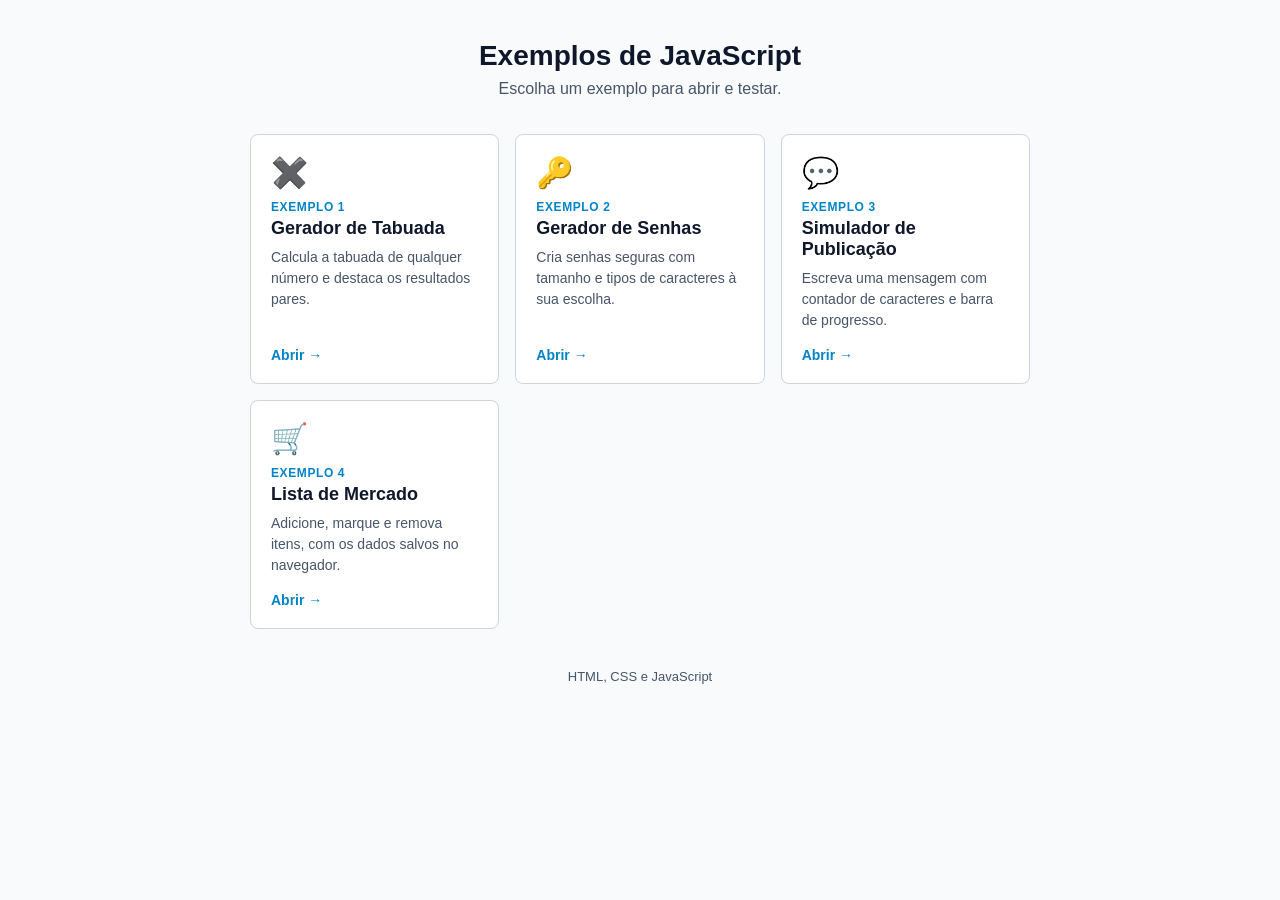
<file: index.html>
<!doctype html>
<html lang="pt-BR">
    <head>
    <meta charset="UTF-8" />
    <meta name="viewport" content="width=device-width, initial-scale=1" />
    <title>Exemplos de JavaScript</title>
    <link rel="stylesheet" href="/css/index.css" />
    </head>

    <body>
    <header class="topo">
        <h1>Exemplos de JavaScript</h1>
        <p>Escolha um exemplo para abrir e testar.</p>
    </header>

    <main class="grade">
        <a class="exemplo" href="html/exemplo1.html">
        <span class="icone">✖️</span>
        <span class="numero">Exemplo 1</span>
        <h2>Gerador de Tabuada</h2>
        <p>
            Calcula a tabuada de qualquer número e destaca os resultados pares.
        </p>
        <span class="abrir">Abrir →</span>
        </a>

        <a class="exemplo" href="html/exemplo2.html">
        <span class="icone">🔑</span>
        <span class="numero">Exemplo 2</span>
        <h2>Gerador de Senhas</h2>
        <p>
            Cria senhas seguras com tamanho e tipos de caracteres à sua escolha.
        </p>
        <span class="abrir">Abrir →</span>
        </a>

        <a class="exemplo" href="html/exemplo3.html">
        <span class="icone">💬</span>
        <span class="numero">Exemplo 3</span>
        <h2>Simulador de Publicação</h2>
        <p>
            Escreva uma mensagem com contador de caracteres e barra de progresso.
        </p>
        <span class="abrir">Abrir →</span>
        </a>

        <a class="exemplo" href="html/exemplo4.html">
        <span class="icone">🛒</span>
        <span class="numero">Exemplo 4</span>
        <h2>Lista de Mercado</h2>
        <p>
            Adicione, marque e remova itens, com os dados salvos no navegador.
        </p>
        <span class="abrir">Abrir →</span>
        </a>
    </main>

    <footer class="rodape">
        <p>HTML, CSS e JavaScript</p>
    </footer>
    </body>
</html>
</file>
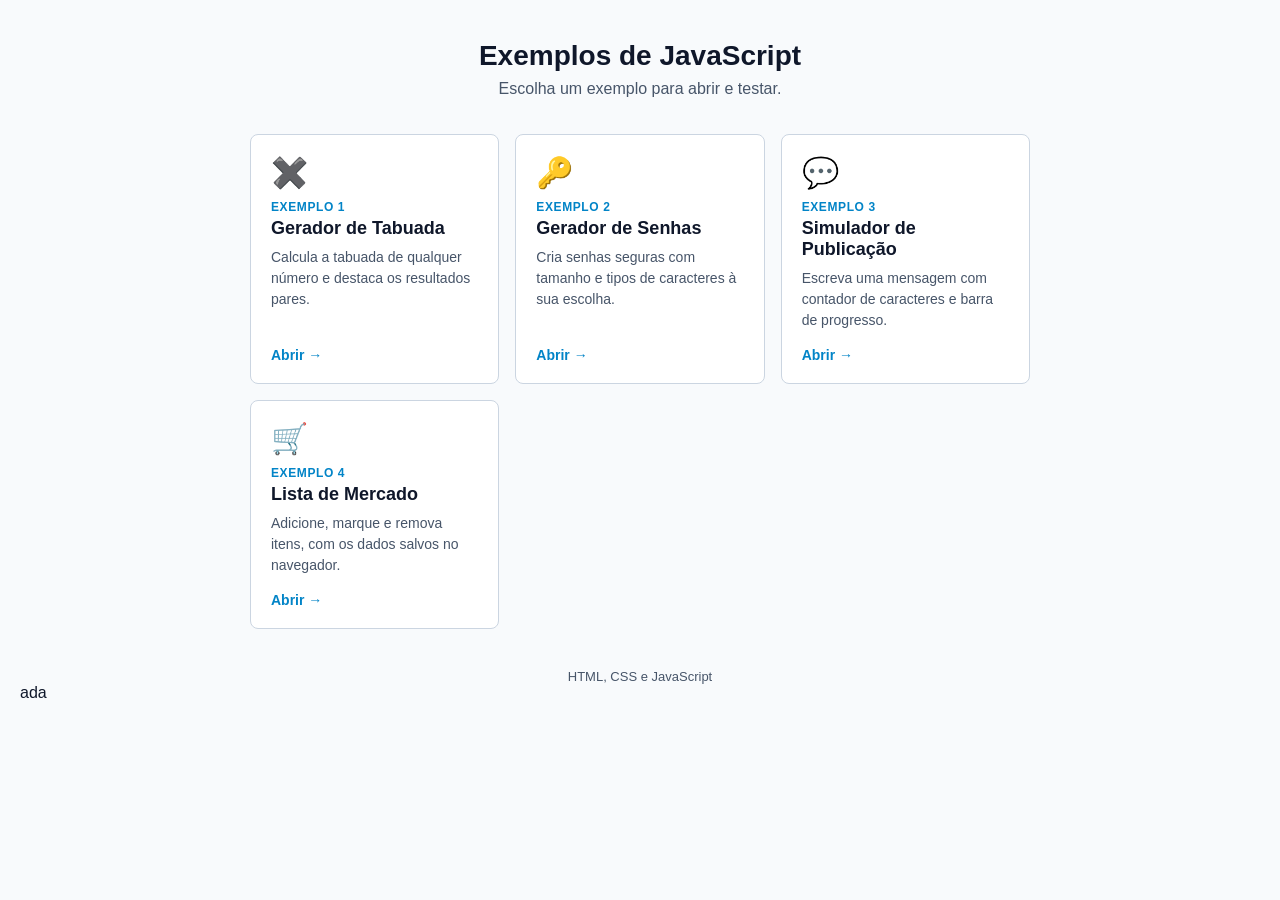
<file: Index.html>
<!doctype html>
<html lang="pt-BR">
    <head>
    <meta charset="UTF-8" />
    <meta name="viewport" content="width=device-width, initial-scale=1" />
    <title>Exemplos de JavaScript</title>
    <link rel="stylesheet" href="base/css/index.css" />
    </head>

    <body>
    <header class="topo">
        <h1>Exemplos de JavaScript</h1>
        <p>Escolha um exemplo para abrir e testar.</p>
    </header>

    <main class="grade">
        <a class="exemplo" href="/base/html/exemplo1.html">
        <span class="icone">✖️</span>
        <span class="numero">Exemplo 1</span>
        <h2>Gerador de Tabuada</h2>
        <p>
            Calcula a tabuada de qualquer número e destaca os resultados pares.
        </p>
        <span class="abrir">Abrir →</span>
        </a>

        <a class="exemplo" href="/base/html/exemplo2.html">
        <span class="icone">🔑</span>
        <span class="numero">Exemplo 2</span>
        <h2>Gerador de Senhas</h2>
        <p>
            Cria senhas seguras com tamanho e tipos de caracteres à sua escolha.
        </p>
        <span class="abrir">Abrir →</span>
        </a>

        <a class="exemplo" href="/base/html/exemplo3.html">
        <span class="icone">💬</span>
        <span class="numero">Exemplo 3</span>
        <h2>Simulador de Publicação</h2>
        <p>
            Escreva uma mensagem com contador de caracteres e barra de progresso.
        </p>
        <span class="abrir">Abrir →</span>
        </a>

        <a class="exemplo" href="/base/html/exemplo4.html">
        <span class="icone">🛒</span>
        <span class="numero">Exemplo 4</span>
        <h2>Lista de Mercado</h2>
        <p>
            Adicione, marque e remova itens, com os dados salvos no navegador.
        </p>
        <span class="abrir">Abrir →</span>
        </a>
    </main>

    <footer class="rodape">
        <p>HTML, CSS e JavaScript</p>
    </footer>
    </body>
</html>
ada
</file>
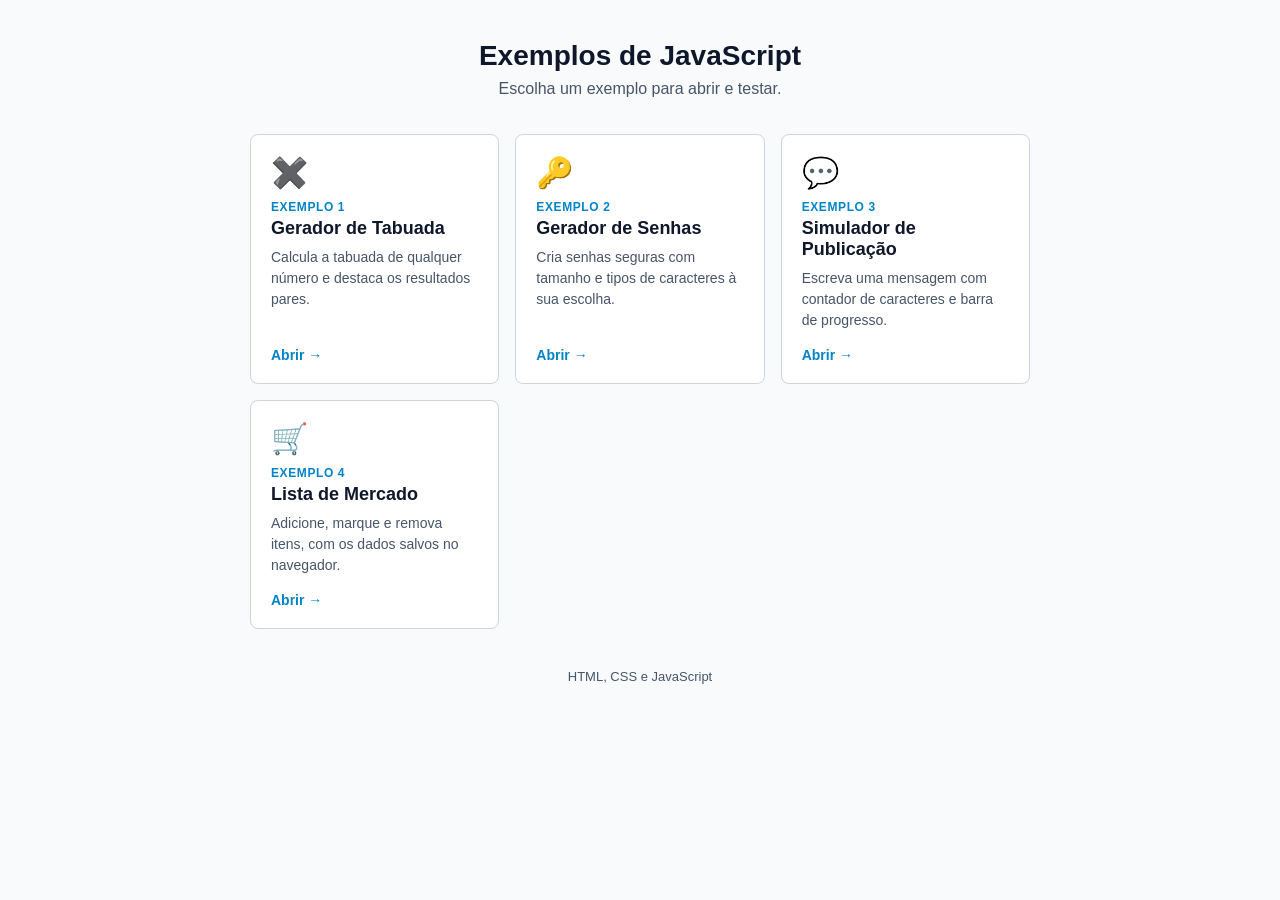
<file: base/index.html>
<!doctype html>
<html lang="pt-BR">
    <head>
    <meta charset="UTF-8" />
    <meta name="viewport" content="width=device-width, initial-scale=1" />
    <title>Exemplos de JavaScript</title>
    <link rel="stylesheet" href="/base/css/index.css" />
    </head>

    <body>
    <header class="topo">
        <h1>Exemplos de JavaScript</h1>
        <p>Escolha um exemplo para abrir e testar.</p>
    </header>

    <main class="grade">
        <a class="exemplo" href="/base/html/exemplo1.html">
        <span class="icone">✖️</span>
        <span class="numero">Exemplo 1</span>
        <h2>Gerador de Tabuada</h2>
        <p>
            Calcula a tabuada de qualquer número e destaca os resultados pares.
        </p>
        <span class="abrir">Abrir →</span>
        </a>

        <a class="exemplo" href="/base/html/exemplo2.html">
        <span class="icone">🔑</span>
        <span class="numero">Exemplo 2</span>
        <h2>Gerador de Senhas</h2>
        <p>
            Cria senhas seguras com tamanho e tipos de caracteres à sua escolha.
        </p>
        <span class="abrir">Abrir →</span>
        </a>

        <a class="exemplo" href="/base/html/exemplo3.html">
        <span class="icone">💬</span>
        <span class="numero">Exemplo 3</span>
        <h2>Simulador de Publicação</h2>
        <p>
            Escreva uma mensagem com contador de caracteres e barra de progresso.
        </p>
        <span class="abrir">Abrir →</span>
        </a>

        <a class="exemplo" href="/base/html/exemplo4.html">
        <span class="icone">🛒</span>
        <span class="numero">Exemplo 4</span>
        <h2>Lista de Mercado</h2>
        <p>
            Adicione, marque e remova itens, com os dados salvos no navegador.
        </p>
        <span class="abrir">Abrir →</span>
        </a>
    </main>

    <footer class="rodape">
        <p>HTML, CSS e JavaScript</p>
    </footer>
    </body>
</html>
</file>
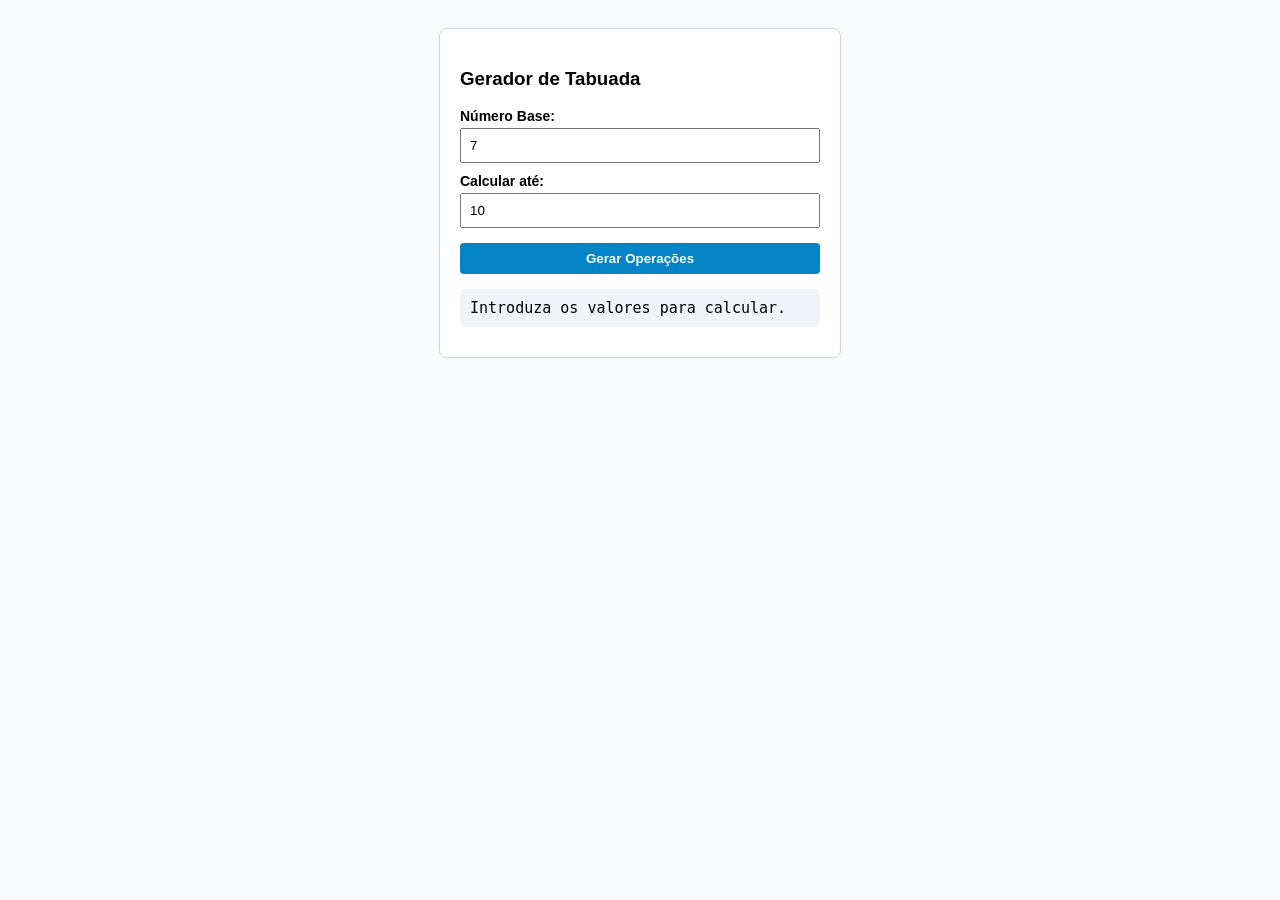
<file: base/html/exemplo1.html>
<!doctype html>
<html lang="pt-PT">
  <head>
    <meta charset="UTF-8" />
    <title>Gerador de Tabuada</title>
    <link rel="stylesheet" href="/base/css/exemplo1.css" />
  </head>

  <body>
    <div class="card">
      <h3>Gerador de Tabuada</h3>
      <div class="campo">
        <label for="numBase">Número Base:</label>
        <input type="number" id="numBase" value="7" />
      </div>
      <div class="campo">
        <label for="numLimite">Calcular até:</label>
        <input type="number" id="numLimite" value="10" min="1" max="50" />
      </div>
      <button id="btnGerar">Gerar Operações</button>

      <div id="saidaTabuada">Introduza os valores para calcular.</div>
      <div class="resumo" id="resumoPares"></div>
    </div>

    <script src="/base/js/exemplo1.js"></script>
  </body>
</html>
</file>
<file: css/index.css>
:root {
    --fundo: #f8fafc;
    --cartao: #ffffff;
    --borda: #cbd5e1;
    --texto: #0f172a;
    --texto-suave: #475569;
    --destaque: #0284c7;
}

@media (prefers-color-scheme: dark) {
    :root {
        --fundo: #0f172a;
        --cartao: #1e293b;
        --borda: #334155;
        --texto: #f1f5f9;
        --texto-suave: #94a3b8;
        --destaque: #38bdf8;
    }
}

* {
    box-sizing: border-box;
}

body {
    margin: 0;
    padding: 40px 20px;
    font-family: Arial, sans-serif;
    background-color: var(--fundo);
    color: var(--texto);
}

.topo {
    text-align: center;
    margin-bottom: 36px;
}

.topo h1 {
    margin: 0 0 8px;
    font-size: 28px;
}

.topo p {
    margin: 0;
    color: var(--texto-suave);
}

.grade {
    max-width: 780px;
    margin: auto;
    display: grid;
    grid-template-columns: repeat(auto-fit, minmax(240px, 1fr));
    gap: 16px;
}

.exemplo {
    display: flex;
    flex-direction: column;
    padding: 20px;
    background: var(--cartao);
    border: 1px solid var(--borda);
    border-radius: 8px;
    color: inherit;
    text-decoration: none;
    transition: transform 0.15s, border-color 0.15s, box-shadow 0.15s;
}

.exemplo:hover,
.exemplo:focus-visible {
    transform: translateY(-3px);
    border-color: var(--destaque);
    box-shadow: 0 6px 16px rgba(0, 0, 0, 0.12);
    outline: none;
}

.icone {
    font-size: 30px;
    margin-bottom: 10px;
}

.numero {
    font-size: 12px;
    font-weight: bold;
    text-transform: uppercase;
    letter-spacing: 0.05em;
    color: var(--destaque);
}

.exemplo h2 {
    margin: 4px 0 8px;
    font-size: 18px;
}

.exemplo p {
    margin: 0 0 16px;
    font-size: 14px;
    line-height: 1.5;
    color: var(--texto-suave);
    flex: 1;
}

.abrir {
    font-size: 14px;
    font-weight: bold;
    color: var(--destaque);
}

.rodape {
    margin-top: 40px;
    text-align: center;
    font-size: 13px;
    color: var(--texto-suave);
}

.rodape p {
    margin: 0;
}
</file>
<file: base/css/index.css>
:root {
    --fundo: #f8fafc;
    --cartao: #ffffff;
    --borda: #cbd5e1;
    --texto: #0f172a;
    --texto-suave: #475569;
    --destaque: #0284c7;
}

@media (prefers-color-scheme: dark) {
    :root {
        --fundo: #0f172a;
        --cartao: #1e293b;
        --borda: #334155;
        --texto: #f1f5f9;
        --texto-suave: #94a3b8;
        --destaque: #38bdf8;
    }
}

* {
    box-sizing: border-box;
}

body {
    margin: 0;
    padding: 40px 20px;
    font-family: Arial, sans-serif;
    background-color: var(--fundo);
    color: var(--texto);
}

.topo {
    text-align: center;
    margin-bottom: 36px;
}

.topo h1 {
    margin: 0 0 8px;
    font-size: 28px;
}

.topo p {
    margin: 0;
    color: var(--texto-suave);
}

.grade {
    max-width: 780px;
    margin: auto;
    display: grid;
    grid-template-columns: repeat(auto-fit, minmax(240px, 1fr));
    gap: 16px;
}

.exemplo {
    display: flex;
    flex-direction: column;
    padding: 20px;
    background: var(--cartao);
    border: 1px solid var(--borda);
    border-radius: 8px;
    color: inherit;
    text-decoration: none;
    transition: transform 0.15s, border-color 0.15s, box-shadow 0.15s;
}

.exemplo:hover,
.exemplo:focus-visible {
    transform: translateY(-3px);
    border-color: var(--destaque);
    box-shadow: 0 6px 16px rgba(0, 0, 0, 0.12);
    outline: none;
}

.icone {
    font-size: 30px;
    margin-bottom: 10px;
}

.numero {
    font-size: 12px;
    font-weight: bold;
    text-transform: uppercase;
    letter-spacing: 0.05em;
    color: var(--destaque);
}

.exemplo h2 {
    margin: 4px 0 8px;
    font-size: 18px;
}

.exemplo p {
    margin: 0 0 16px;
    font-size: 14px;
    line-height: 1.5;
    color: var(--texto-suave);
    flex: 1;
}

.abrir {
    font-size: 14px;
    font-weight: bold;
    color: var(--destaque);
}

.rodape {
    margin-top: 40px;
    text-align: center;
    font-size: 13px;
    color: var(--texto-suave);
}

.rodape p {
    margin: 0;
}
</file>
<file: base/css/exemplo1.css>
body {
    font-family: Arial, sans-serif;
    padding: 20px;
    background-color: #f8fafc;
}

.card {
    max-width: 360px;
    margin: auto;
    background: white;
    padding: 20px;
    border-radius: 8px;
    border: 1px solid #cbd5e1;
}

.campo {
    margin-bottom: 10px;
}

label {
    display: block;
    font-size: 14px;
    margin-bottom: 4px;
    font-weight: bold;
}

input,
button {
    width: 100%;
    padding: 8px;
    box-sizing: border-box;
}

button {
    background-color: #0284c7;
    color: white;
    border: none;
    border-radius: 4px;
    font-weight: bold;
    cursor: pointer;
    margin-top: 5px;
}

#saidaTabuada {
    margin-top: 15px;
    padding: 10px;
    background: #f1f5f9;
    border-radius: 4px;
    font-family: monospace;
    font-size: 15px;
    max-height: 220px;
    overflow-y: auto;
}

.resumo {
    margin-top: 10px;
    font-size: 13px;
    color: #475569;
    font-weight: bold;
}
</file>
